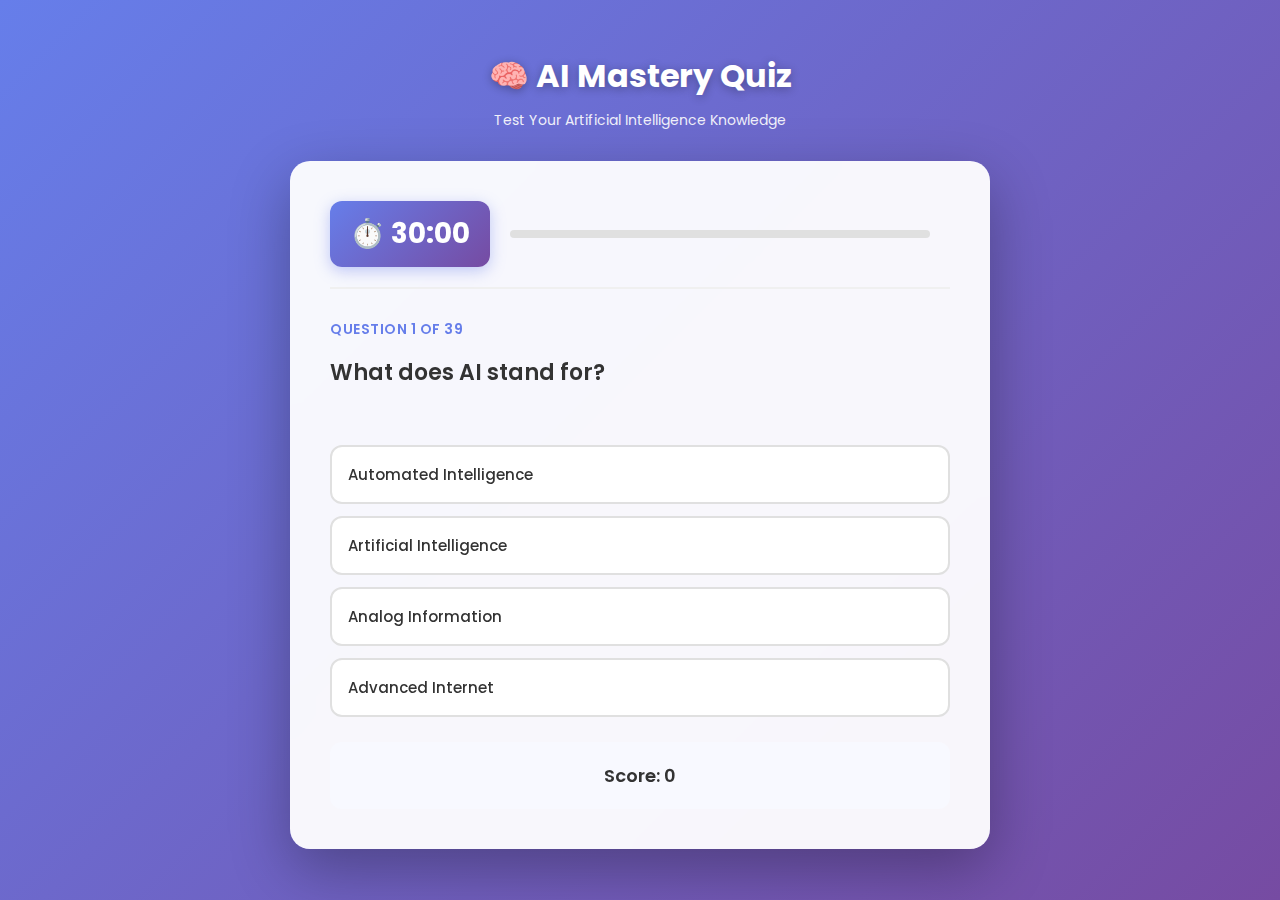
<file: quiz app/index.html>
<!DOCTYPE html>
<html lang="en">
<head>
   <link rel="icon" type="image/jpeg" href="anime.jpg" width="100px"/>
  <meta name="viewport" content="width=device-width, initial-scale=1.0" />
  <title>Quiz App - AI Mastery Challenge</title>
  <link href="https://fonts.googleapis.com/css2?family=Poppins:wght@300;400;600;700;800&display=swap" rel="stylesheet">
  <style>
    * {
      margin: 0;
      padding: 0;
      box-sizing: border-box;
    }

    body {
      font-family: 'Poppins', sans-serif;
      background: linear-gradient(135deg, #667eea 0%, #764ba2 100%);
      min-height: 100vh;
      display: flex;
      justify-content: center;
      align-items: center;
      padding: 20px;
    }

    .quiz-wrapper {
      width: 100%;
      max-width: 700px;
    }

    .header {
      text-align: center;
      margin-bottom: 30px;
      color: white;
    }

    .header h1 {
      font-size: 32px;
      margin-bottom: 10px;
      text-shadow: 0 2px 10px rgba(0,0,0,0.3);
    }

    .header p {
      font-size: 14px;
      opacity: 0.9;
    }

    .quiz-container {
      background: rgba(255, 255, 255, 0.95);
      backdrop-filter: blur(10px);
      padding: 40px;
      border-radius: 20px;
      box-shadow: 0 20px 60px rgba(0, 0, 0, 0.3);
      animation: slideIn 0.6s ease-out;
    }

    @keyframes slideIn {
      from {
        opacity: 0;
        transform: translateY(30px);
      }
      to {
        opacity: 1;
        transform: translateY(0);
      }
    }

    .timer-section {
      display: flex;
      justify-content: space-between;
      align-items: center;
      margin-bottom: 30px;
      padding-bottom: 20px;
      border-bottom: 2px solid #f0f0f0;
    }

    .timer {
      font-size: 28px;
      font-weight: 700;
      padding: 12px 20px;
      border-radius: 12px;
      background: linear-gradient(135deg, #667eea 0%, #764ba2 100%);
      color: white;
      min-width: 140px;
      text-align: center;
      box-shadow: 0 4px 15px rgba(102, 126, 234, 0.4);
      transition: all 0.3s ease;
    }

    .timer.warning {
      background: linear-gradient(135deg, #f093fb 0%, #f5576c 100%);
      box-shadow: 0 4px 15px rgba(245, 87, 108, 0.4);
    }

    .timer.danger {
      background: linear-gradient(135deg, #fa709a 0%, #fee140 100%);
      animation: pulse 0.6s infinite;
      box-shadow: 0 4px 15px rgba(250, 112, 154, 0.6);
    }

    @keyframes pulse {
      0%, 100% { transform: scale(1); }
      50% { transform: scale(1.08); }
    }

    .progress-bar {
      flex: 1;
      margin: 0 20px;
      height: 8px;
      background: #e0e0e0;
      border-radius: 10px;
      overflow: hidden;
    }

    .progress-fill {
      height: 100%;
      background: linear-gradient(90deg, #667eea 0%, #764ba2 100%);
      border-radius: 10px;
      transition: width 0.3s ease;
    }

    .question-counter {
      font-size: 14px;
      font-weight: 600;
      color: #667eea;
      text-transform: uppercase;
      letter-spacing: 0.5px;
      margin-bottom: 15px;
    }

    .question {
      font-size: 22px;
      font-weight: 600;
      color: #333;
      margin-bottom: 30px;
      line-height: 1.6;
      min-height: 60px;
    }

    .answers {
      display: grid;
      gap: 12px;
      margin-bottom: 25px;
    }

    .answer-btn {
      padding: 16px;
      border: 2px solid #e0e0e0;
      background: white;
      color: #333;
      border-radius: 12px;
      cursor: pointer;
      font-size: 15px;
      font-weight: 500;
      transition: all 0.3s ease;
      position: relative;
      text-align: left;
      font-family: 'Poppins', sans-serif;
    }

    .answer-btn:hover {
      border-color: #667eea;
      background: rgba(102, 126, 234, 0.05);
      transform: translateX(5px);
    }

    .answer-btn.selected {
      background: linear-gradient(135deg, #667eea 0%, #764ba2 100%);
      color: white;
      border-color: transparent;
    }

    .answer-btn:disabled {
      cursor: not-allowed;
      opacity: 0.6;
    }

    .score-section {
      text-align: center;
      font-size: 18px;
      color: #333;
      margin-top: 20px;
      padding: 20px;
      background: #f8f9ff;
      border-radius: 12px;
      font-weight: 600;
    }

    .completion-screen {
      text-align: center;
    }

    .completion-screen h2 {
      font-size: 28px;
      margin-bottom: 20px;
      background: linear-gradient(135deg, #667eea 0%, #764ba2 100%);
      -webkit-background-clip: text;
      -webkit-text-fill-color: transparent;
      background-clip: text;
    }

    .completion-screen .score-display {
      font-size: 48px;
      font-weight: 800;
      color: #667eea;
      margin: 20px 0;
    }

    .completion-screen .score-text {
      font-size: 16px;
      color: #666;
      margin-bottom: 20px;
    }

    .restart-btn {
      padding: 12px 30px;
      background: linear-gradient(135deg, #667eea 0%, #764ba2 100%);
      color: white;
      border: none;
      border-radius: 12px;
      font-size: 15px;
      font-weight: 600;
      cursor: pointer;
      transition: all 0.3s ease;
      font-family: 'Poppins', sans-serif;
      margin-top: 20px;
    }

    .restart-btn:hover {
      transform: translateY(-2px);
      box-shadow: 0 10px 25px rgba(102, 126, 234, 0.3);
    }

    @media (max-width: 600px) {
      .quiz-container {
        padding: 25px;
      }

      .header h1 {
        font-size: 24px;
      }

      .question {
        font-size: 18px;
      }

      .timer-section {
        flex-direction: column;
        gap: 15px;
      }

      .progress-bar {
        width: 100%;
        margin: 0;
      }

      .timer {
        width: 100%;
      }
    }
  </style>
</head>
<body>
  <div class="quiz-wrapper">
    <div class="header">
      <h1>🧠 AI Mastery Quiz</h1>
      <p>Test Your Artificial Intelligence Knowledge</p>
    </div>

    <div class="quiz-container">
      <div id="quiz">
        <div class="timer-section">
          <div class="timer" id="timer">⏱️ 30:00</div>
          <div class="progress-bar">
            <div class="progress-fill" id="progressFill"></div>
          </div>
        </div>
        <div class="question-counter" id="counter">Question 1 of 39</div>
        <div class="question" id="question">Question text</div>
        <div class="answers" id="answers"></div>
        <div class="score-section" id="score"></div>
      </div>
    </div>
  </div>
  <script>
    const quizData = [
      { question: "What does AI stand for?", answers: ["Automated Intelligence", "Artificial Intelligence", "Analog Information", "Advanced Internet"], correct: 1 },
      { question: "Who is considered the father of Artificial Intelligence?", answers: ["Alan Turing", "John McCarthy", "Andrew Ng", "Geoffrey Hinton"], correct: 1 },
      { question: "Which language is commonly used for AI programming?", answers: ["Python", "HTML", "CSS", "SQL"], correct: 0 },
      { question: "What is Machine Learning?", answers: ["Manual coding", "Learning from data", "A search engine", "A programming language"], correct: 1 },
      { question: "Which of the following is a type of Machine Learning?", answers: ["Supervised", "Undirected", "Interpreted", "Logical"], correct: 0 },
      { question: "Which AI model is used in language translation?", answers: ["CNN", "RNN", "GAN", "SVM"], correct: 1 },
      { question: "What is Deep Learning?", answers: ["Shallow learning", "Simple algorithms", "Subset of ML using neural networks", "Data mining"], correct: 2 },
      { question: "What is the Turing Test used for?", answers: ["Check software bugs", "Measure computation", "Test AI intelligence", "Check algorithms"], correct: 2 },
      { question: "What does NLP stand for?", answers: ["Neural Logical Program", "Natural Language Processing", "Network Learning Protocol", "Non-Linear Programming"], correct: 1 },
      { question: "Which of these is a neural network algorithm?", answers: ["KNN", "Naive Bayes", "Backpropagation", "Apriori"], correct: 2 },
      { question: "Which AI branch deals with understanding language?", answers: ["NLP", "CV", "RL", "DL"], correct: 0 },
      { question: "What is Computer Vision?", answers: ["AI for visuals", "Computer graphics", "3D rendering", "HTML graphics"], correct: 0 },
      { question: "Which is a type of neural network?", answers: ["CNN", "FTP", "API", "URL"], correct: 0 },
      { question: "What is reinforcement learning?", answers: ["Learning with labels", "Learning by rewards", "Learning unsupervised", "Learning graphs"], correct: 1 },
      { question: "Which of these is an AI application?", answers: ["Face recognition", "File compression", "Word processing", "PDF reading"], correct: 0 },
      { question: "Which company developed ChatGPT?", answers: ["Google", "Microsoft", "OpenAI", "Amazon"], correct: 2 },
      { question: "Which AI is famous for playing Go?", answers: ["DeepMind", "Watson", "GPT-3", "Siri"], correct: 0 },
      { question: "What is an expert system?", answers: ["Human-only tool", "Rule-based AI system", "Robot", "Text editor"], correct: 1 },
      { question: "What is overfitting in ML?", answers: ["Too simple model", "Model fits noise", "Too much data", "High bias"], correct: 1 },
      { question: "Which library is used in Python for ML?", answers: ["NumPy", "Pandas", "TensorFlow", "Jinja"], correct: 2 },
      { question: "What is a decision tree?", answers: ["Tree structure graph", "Image filter", "NLP model", "Database"], correct: 0 },
      { question: "Which technique reduces model dimensions?", answers: ["PCA", "SVM", "CNN", "RNN"], correct: 0 },
      { question: "Which metric evaluates classification?", answers: ["Accuracy", "MSE", "MAE", "R-squared"], correct: 0 },
      { question: "What does GAN stand for?", answers: ["Generative Adversarial Network", "General AI Net", "Graphic AI Network", "Google AI Node"], correct: 0 },
      { question: "Which is NOT a type of learning?", answers: ["Supervised", "Unsupervised", "Reinforcement", "Fabricated"], correct: 3 },
      { question: "Which model type works on sequences?", answers: ["RNN", "CNN", "GAN", "SVM"], correct: 0 },
      { question: "Which task is AI used for?", answers: ["Speech recognition", "Browser rendering", "File compression", "RAM management"], correct: 0 },
      { question: "Which algorithm is used in classification?", answers: ["Naive Bayes", "PCA", "K-Means", "Apriori"], correct: 0 },
      { question: "Which of these is supervised learning?", answers: ["Linear Regression", "Apriori", "K-Means", "PCA"], correct: 0 },
      { question: "Which is a popular AI assistant?", answers: ["Alexa", "PowerPoint", "Excel", "Photoshop"], correct: 0 },
      { question: "Which AI technique simulates the human brain?", answers: ["Neural Networks", "Decision Trees", "SVM", "Clustering"], correct: 0 },
      { question: "Which is a cloud-based AI platform?", answers: ["Azure AI", "MySQL", "Bootstrap", "Node.js"], correct: 0 },
      { question: "Which is used to label data?", answers: ["Supervised learning", "Unsupervised learning", "Reinforcement learning", "Data mining"], correct: 0 },
      { question: "What is the main goal of AI?", answers: ["Mimic human intelligence", "Make websites", "Reduce RAM usage", "Format hard drives"], correct: 0 },
      { question: "Which is NOT a deep learning library?", answers: ["TensorFlow", "PyTorch", "Keras", "Bootstrap"], correct: 3 },
      { question: "Which AI task involves predicting a value?", answers: ["Regression", "Classification", "Clustering", "Reinforcement"], correct: 0 },
      { question: "Which is a clustering method?", answers: ["K-Means", "Linear Regression", "Logistic Regression", "RNN"], correct: 0 },
      { question: "Which is an unsupervised learning algorithm?", answers: ["K-Means", "Decision Tree", "Naive Bayes", "Logistic Regression"], correct: 0 },
      { question: "Which is a feature selection method?", answers: ["Chi-Square Test", "RNN", "SVM", "ReLU"], correct: 0 }
    ];

    let currentQuestion = 0;
    let score = 0;
    let timeLeft = 30 * 60; // 30 minutes in seconds
    let timerInterval;
    let quizEnded = false;
    let selectedAnswers = [];

    function formatTime(seconds) {
      const mins = Math.floor(seconds / 60);
      const secs = seconds % 60;
      return `⏱️ ${mins}:${secs < 10 ? '0' : ''}${secs}`;
    }

    function updateProgressBar() {
      const progress = ((currentQuestion) / quizData.length) * 100;
      document.getElementById("progressFill").style.width = progress + "%";
    }

    function startTimer() {
      timerInterval = setInterval(() => {
        timeLeft--;
        const timerEl = document.getElementById("timer");
        timerEl.innerText = formatTime(timeLeft);

        // Change color based on time remaining
        if (timeLeft <= 60) {
          timerEl.classList.add("danger");
          timerEl.classList.remove("warning");
        } else if (timeLeft <= 300) {
          timerEl.classList.add("warning");
          timerEl.classList.remove("danger");
        } else {
          timerEl.classList.remove("warning", "danger");
        }

        // End quiz when time runs out
        if (timeLeft <= 0) {
          clearInterval(timerInterval);
          endQuiz();
        }
      }, 1000);
    }

    function endQuiz() {
      quizEnded = true;
      clearInterval(timerInterval);
      const quiz = document.getElementById("quiz");
      const timeTaken = 30 * 60 - timeLeft;
      const mins = Math.floor(timeTaken / 60);
      const secs = timeTaken % 60;

      quiz.innerHTML = `
        <div class="completion-screen">
          <h2>🎉 Quiz Completed!</h2>
          <div class="score-display">${score}/${quizData.length}</div>
          <div class="score-text">
            <p>⏱️ Time Taken: ${mins}:${secs < 10 ? '0' : ''}${secs}</p>
            <p>📊 Accuracy: ${Math.round((score / quizData.length) * 100)}%</p>
          </div>
          <button class="restart-btn" onclick="location.reload()">🔄 Restart Quiz</button>
        </div>
      `;
    }

    function loadQuestion() {
      if (quizEnded) return;

      const questionEl = document.getElementById("question");
      const answersEl = document.getElementById("answers");
      const scoreEl = document.getElementById("score");
      const counterEl = document.getElementById("counter");

      const current = quizData[currentQuestion];
      questionEl.innerText = current.question;
      counterEl.innerText = `Question ${currentQuestion + 1} of ${quizData.length}`;
      answersEl.innerHTML = "";
      scoreEl.innerText = `Score: ${score}`;

      current.answers.forEach((answer, index) => {
        const btn = document.createElement("button");
        btn.classList.add("answer-btn");
        btn.innerText = answer;
        btn.onclick = () => {
          if (index === current.correct) {
            score++;
            btn.classList.add("selected");
          }
          
          // Disable all buttons after selection
          document.querySelectorAll(".answer-btn").forEach(b => {
            b.disabled = true;
          });
          
          // Move to next question after 1 second
          setTimeout(() => {
            currentQuestion++;
            updateProgressBar();
            if (currentQuestion < quizData.length) {
              loadQuestion();
            } else {
              clearInterval(timerInterval);
              endQuiz();
            }
          }, 1000);
        };
        answersEl.appendChild(btn);
      });

      updateProgressBar();
    }

    loadQuestion();
    startTimer();
  </script>
</body>
</html>
</file>
